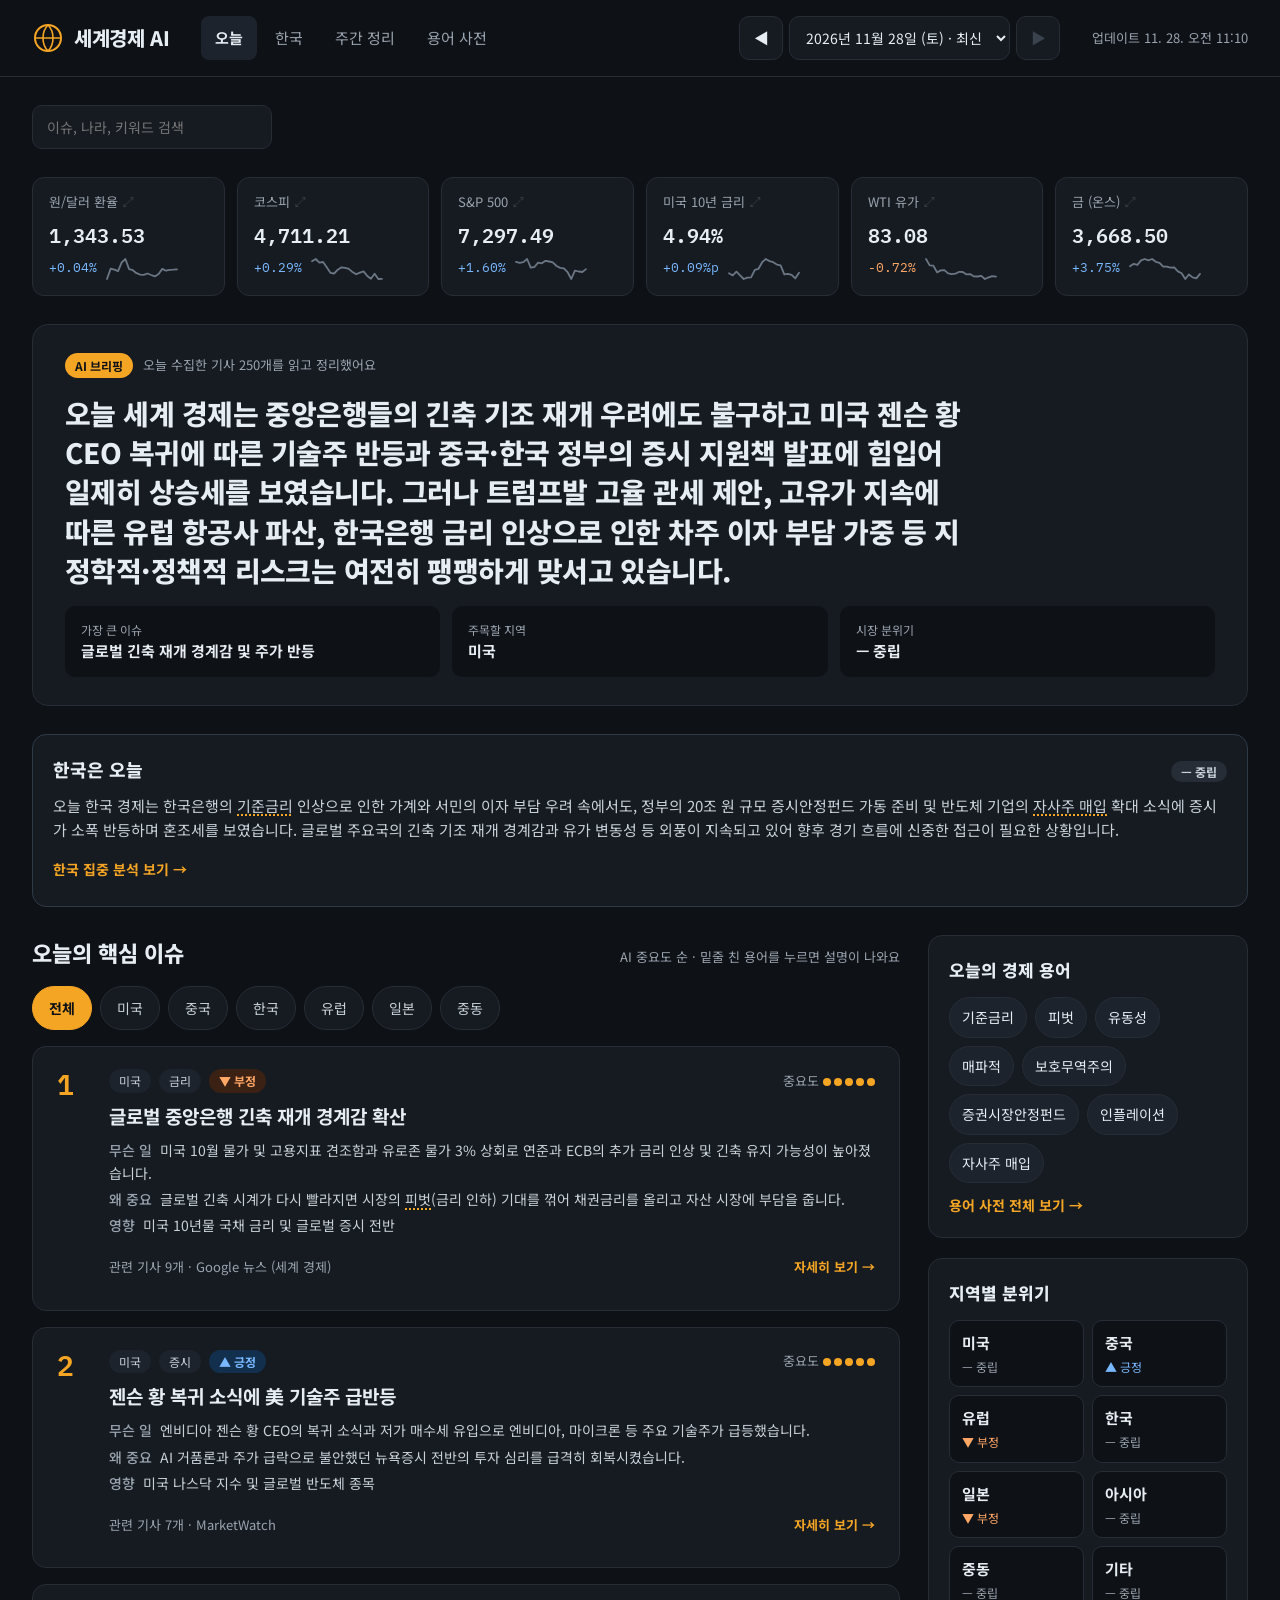
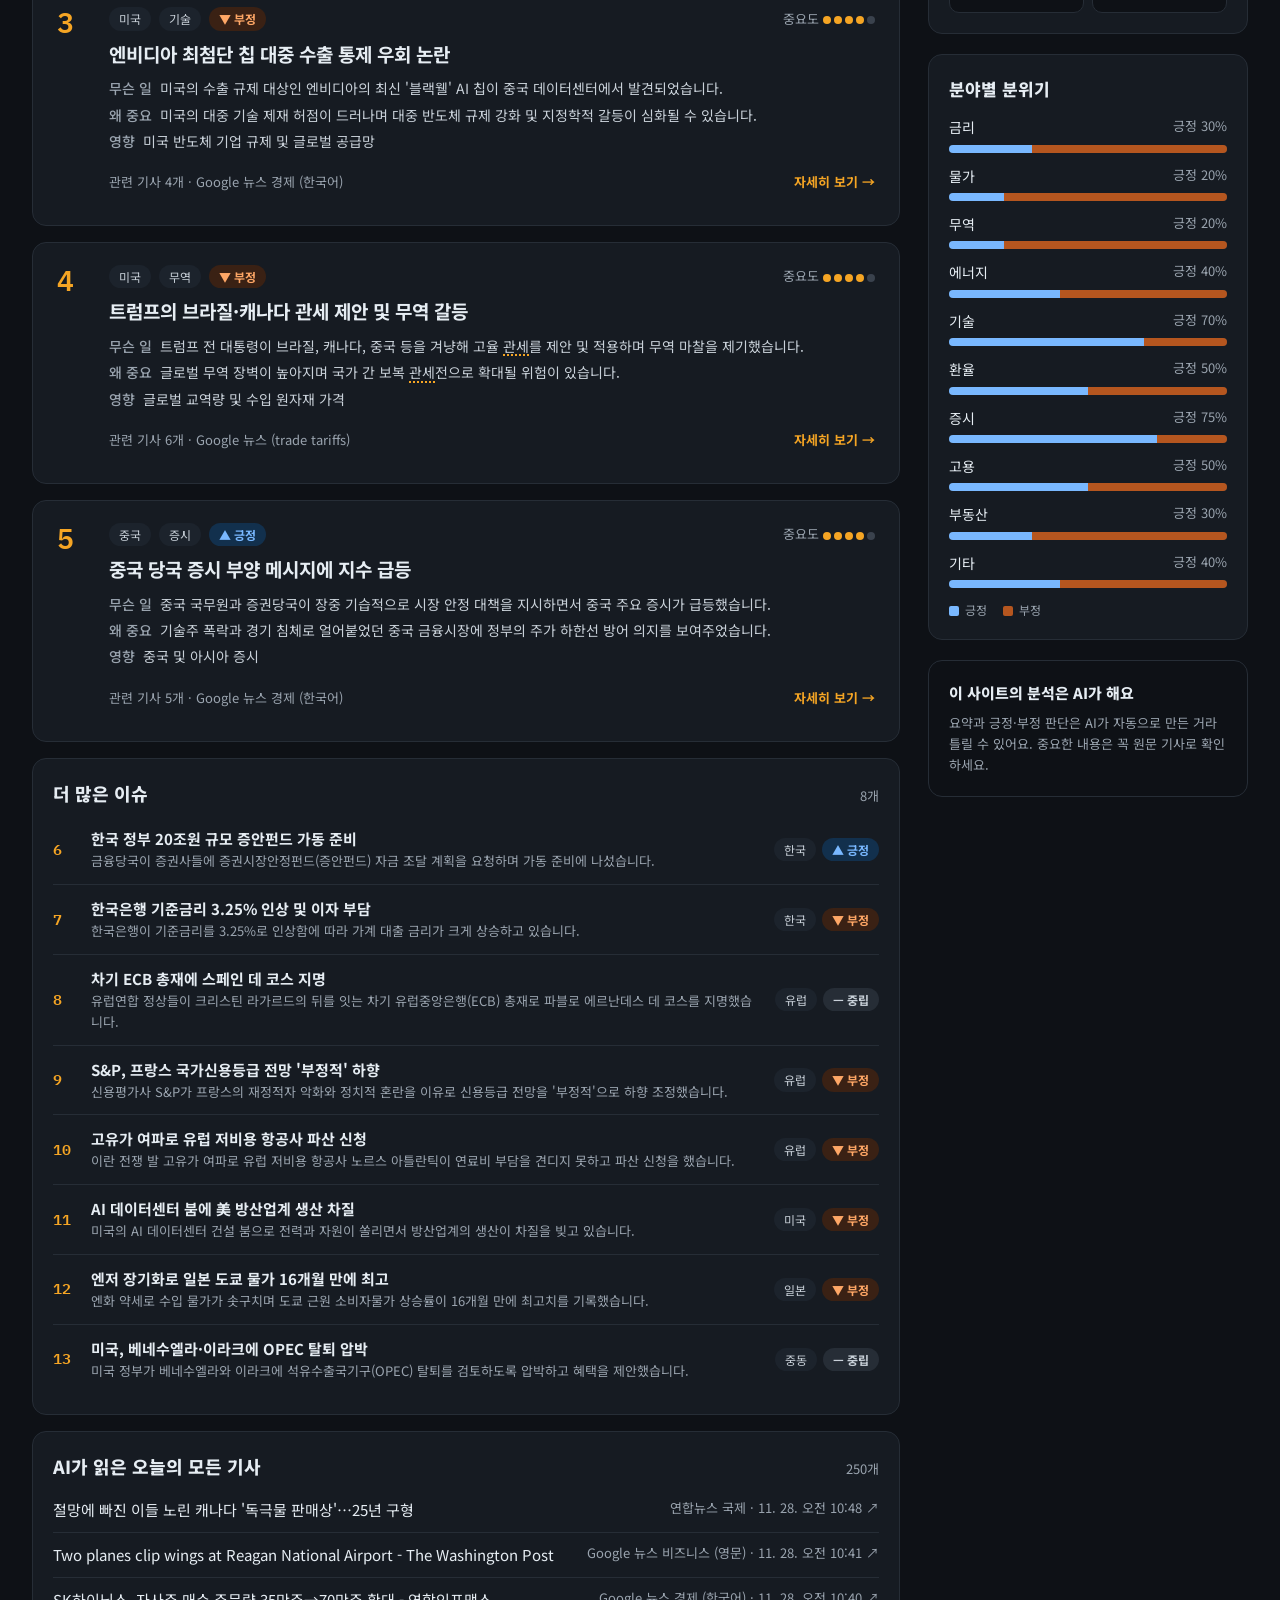
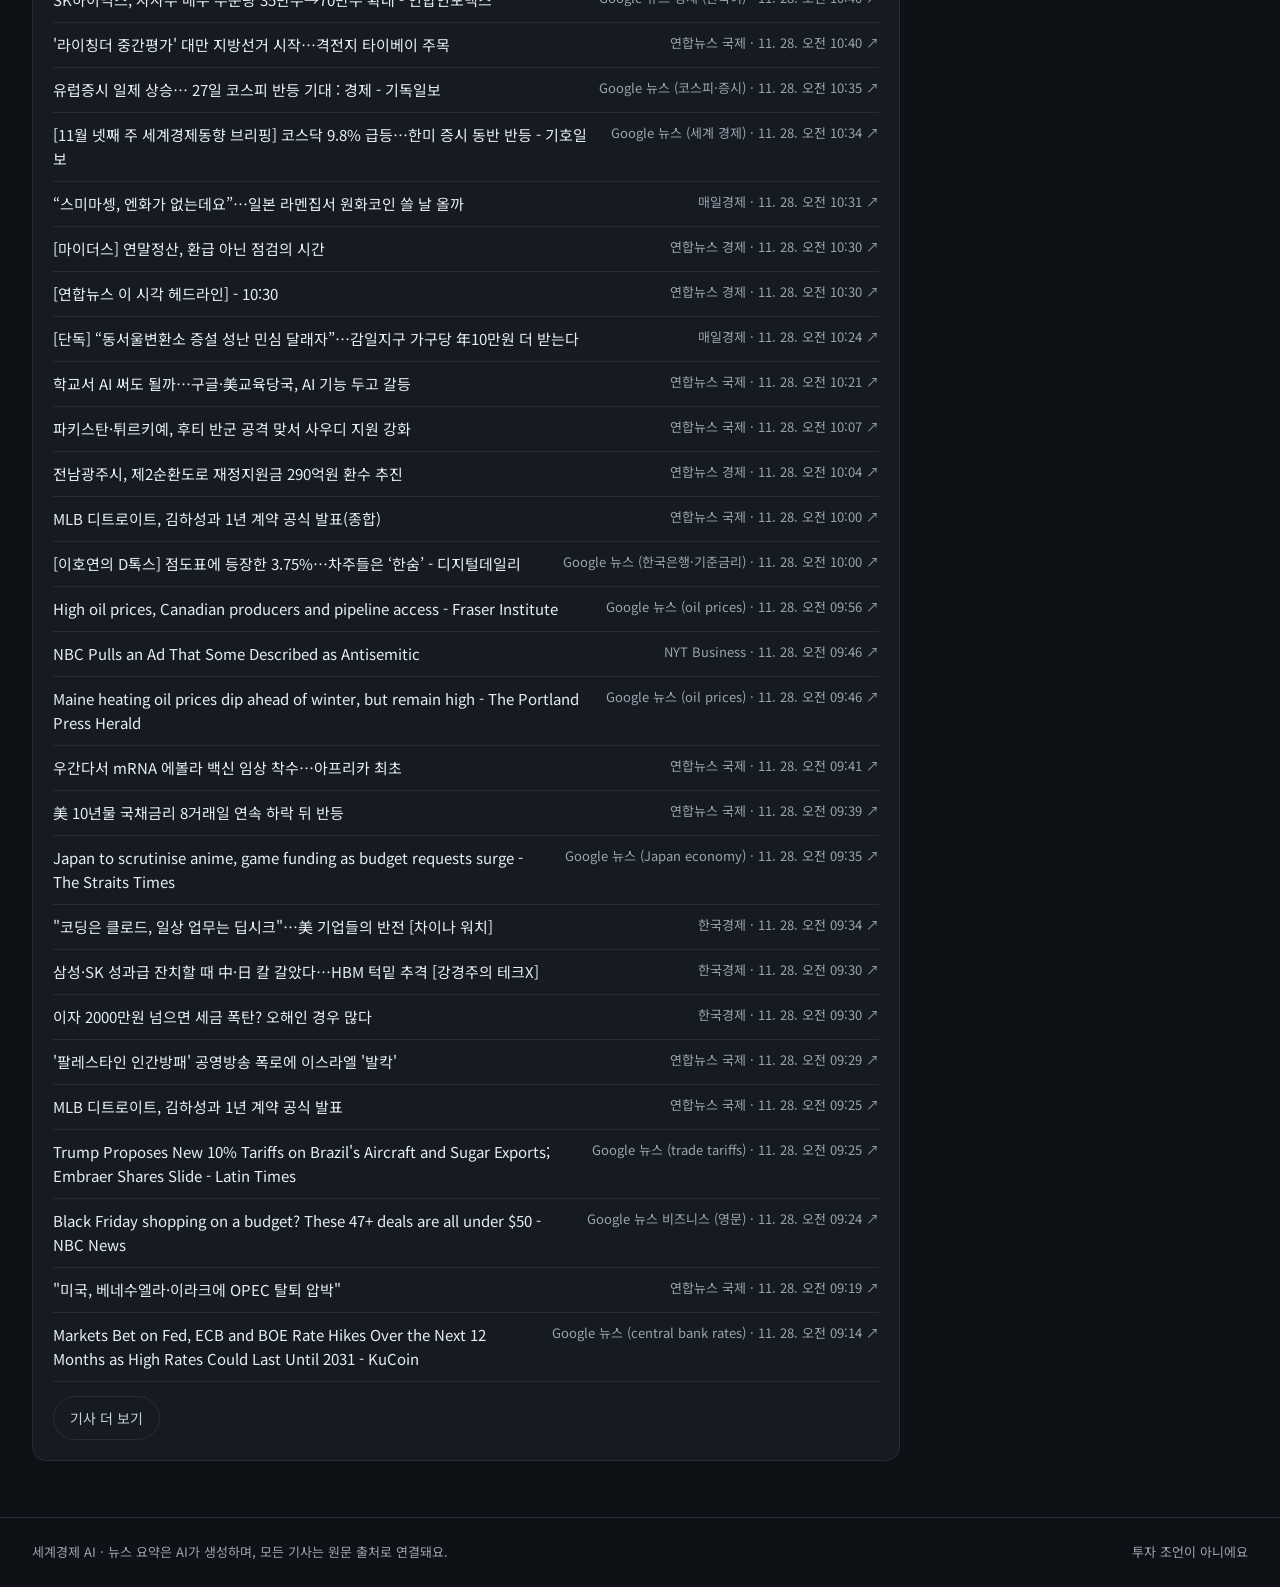
<file: site/index.html>
<!doctype html>
<html lang="ko">
<head>
<meta charset="utf-8">
<meta name="viewport" content="width=device-width, initial-scale=1, viewport-fit=cover">
<title>세계경제 AI — 오늘의 세계 경제</title>
<meta name="description" content="AI가 매일 세계 경제 뉴스를 읽고 정리하는 대시보드">
<meta name="theme-color" content="#0E1116">
<link rel="manifest" href="manifest.webmanifest">
<link rel="icon" href="icons/icon-192.png" type="image/png">
<link rel="apple-touch-icon" href="icons/apple-touch-icon.png">
<meta name="apple-mobile-web-app-capable" content="yes">
<meta name="apple-mobile-web-app-title" content="경제 AI">
<meta name="apple-mobile-web-app-status-bar-style" content="black-translucent">
<link rel="preconnect" href="https://fonts.googleapis.com">
<link href="https://fonts.googleapis.com/css2?family=Noto+Sans+KR:wght@400;500;700;800&family=IBM+Plex+Mono:wght@500;600&display=swap" rel="stylesheet">
<link rel="stylesheet" href="style.css">
</head>
<body>
<header data-page="home"></header>

<main class="wrap" id="app">
  <div class="notice past" data-past hidden><b>지난 기록</b><span></span><a href="index.html">최신으로 가기 →</a></div>
  <div class="notice" data-sample hidden><b>샘플</b><span>지금은 테스트용 샘플 데이터예요. 진짜로 실행하면 AI가 수집한 내용으로 바뀌어요.</span></div>

  <label for="q" class="sr">이슈 검색</label>
  <input id="q" type="search" class="search-main" placeholder="이슈, 나라, 키워드 검색">

  <section id="tickers" class="tickers" aria-label="주요 경제 지표 (누르면 큰 그래프)"></section>

  <section class="box brief" aria-labelledby="brief-h">
    <div style="display:flex;align-items:center;gap:10px;flex-wrap:wrap">
      <span class="badge">AI 브리핑</span><span class="small" id="brief-count"></span>
    </div>
    <h1 id="brief-h"></h1>
    <div class="facts">
      <div class="fact"><span>가장 큰 이슈</span><b id="brief-top"></b></div>
      <div class="fact"><span>주목할 지역</span><b id="brief-region"></b></div>
      <div class="fact"><span>시장 분위기</span><b id="brief-mood"></b></div>
    </div>
  </section>

  <section class="box korea-brief" id="korea-brief" aria-labelledby="kb-h" hidden>
    <div class="section-head"><h2 id="kb-h">한국은 오늘</h2><span data-k-mood></span></div>
    <p data-k-summary></p>
    <a href="korea.html" class="more-link">한국 집중 분석 보기 →</a>
  </section>

  <div class="columns">
    <section class="main-col" aria-labelledby="top-h">
      <div class="section-head"><h2 id="top-h">오늘의 핵심 이슈</h2><span class="small">AI 중요도 순 · 밑줄 친 용어를 누르면 설명이 나와요</span></div>
      <div class="chips" id="chips" role="group" aria-label="지역 필터"></div>
      <div id="issues" style="display:flex;flex-direction:column;gap:16px"></div>

      <div id="more-wrap" class="box" hidden>
        <div class="section-head" style="margin-bottom:8px"><h2 style="font-size:18px">더 많은 이슈</h2><span class="small" id="more-count"></span></div>
        <ul class="more-list" id="more"></ul>
      </div>

      <section class="box" aria-labelledby="all-h">
        <div class="section-head" style="margin-bottom:8px">
          <h2 id="all-h" style="font-size:18px">AI가 읽은 오늘의 모든 기사</h2>
          <span class="small" id="all-count"></span>
        </div>
        <ul class="src-list" id="all"></ul>
        <button type="button" class="chip-btn" id="all-more" style="margin-top:14px" hidden>기사 더 보기</button>
      </section>
    </section>

    <aside class="side-col">
      <section class="box" id="today-terms" aria-labelledby="tt-h" hidden>
        <h2 id="tt-h">오늘의 경제 용어</h2>
        <div class="term-chips"></div>
        <a href="glossary.html" class="more-link">용어 사전 전체 보기 →</a>
      </section>
      <section class="box" aria-labelledby="regions-h">
        <h2 id="regions-h">지역별 분위기</h2>
        <div class="region-grid" id="regions"></div>
      </section>
      <section class="box" aria-labelledby="sectors-h">
        <h2 id="sectors-h">분야별 분위기</h2>
        <div id="sectors"></div>
        <div class="legend"><span class="lp">긍정</span><span class="ln">부정</span></div>
      </section>
      <section class="disclaimer" aria-labelledby="ai-h">
        <h2 id="ai-h">이 사이트의 분석은 AI가 해요</h2>
        <p style="margin:0">요약과 긍정·부정 판단은 AI가 자동으로 만든 거라 틀릴 수 있어요. 중요한 내용은 꼭 원문 기사로 확인하세요.</p>
      </section>
    </aside>
  </div>
</main>

<footer><div class="wrap">
  <span>세계경제 AI · 뉴스 요약은 AI가 생성하며, 모든 기사는 원문 출처로 연결돼요.</span>
  <span>투자 조언이 아니에요</span>
</div></footer>

<script src="app.js"></script>
<script>initHome();</script>
</body>
</html>
</file>
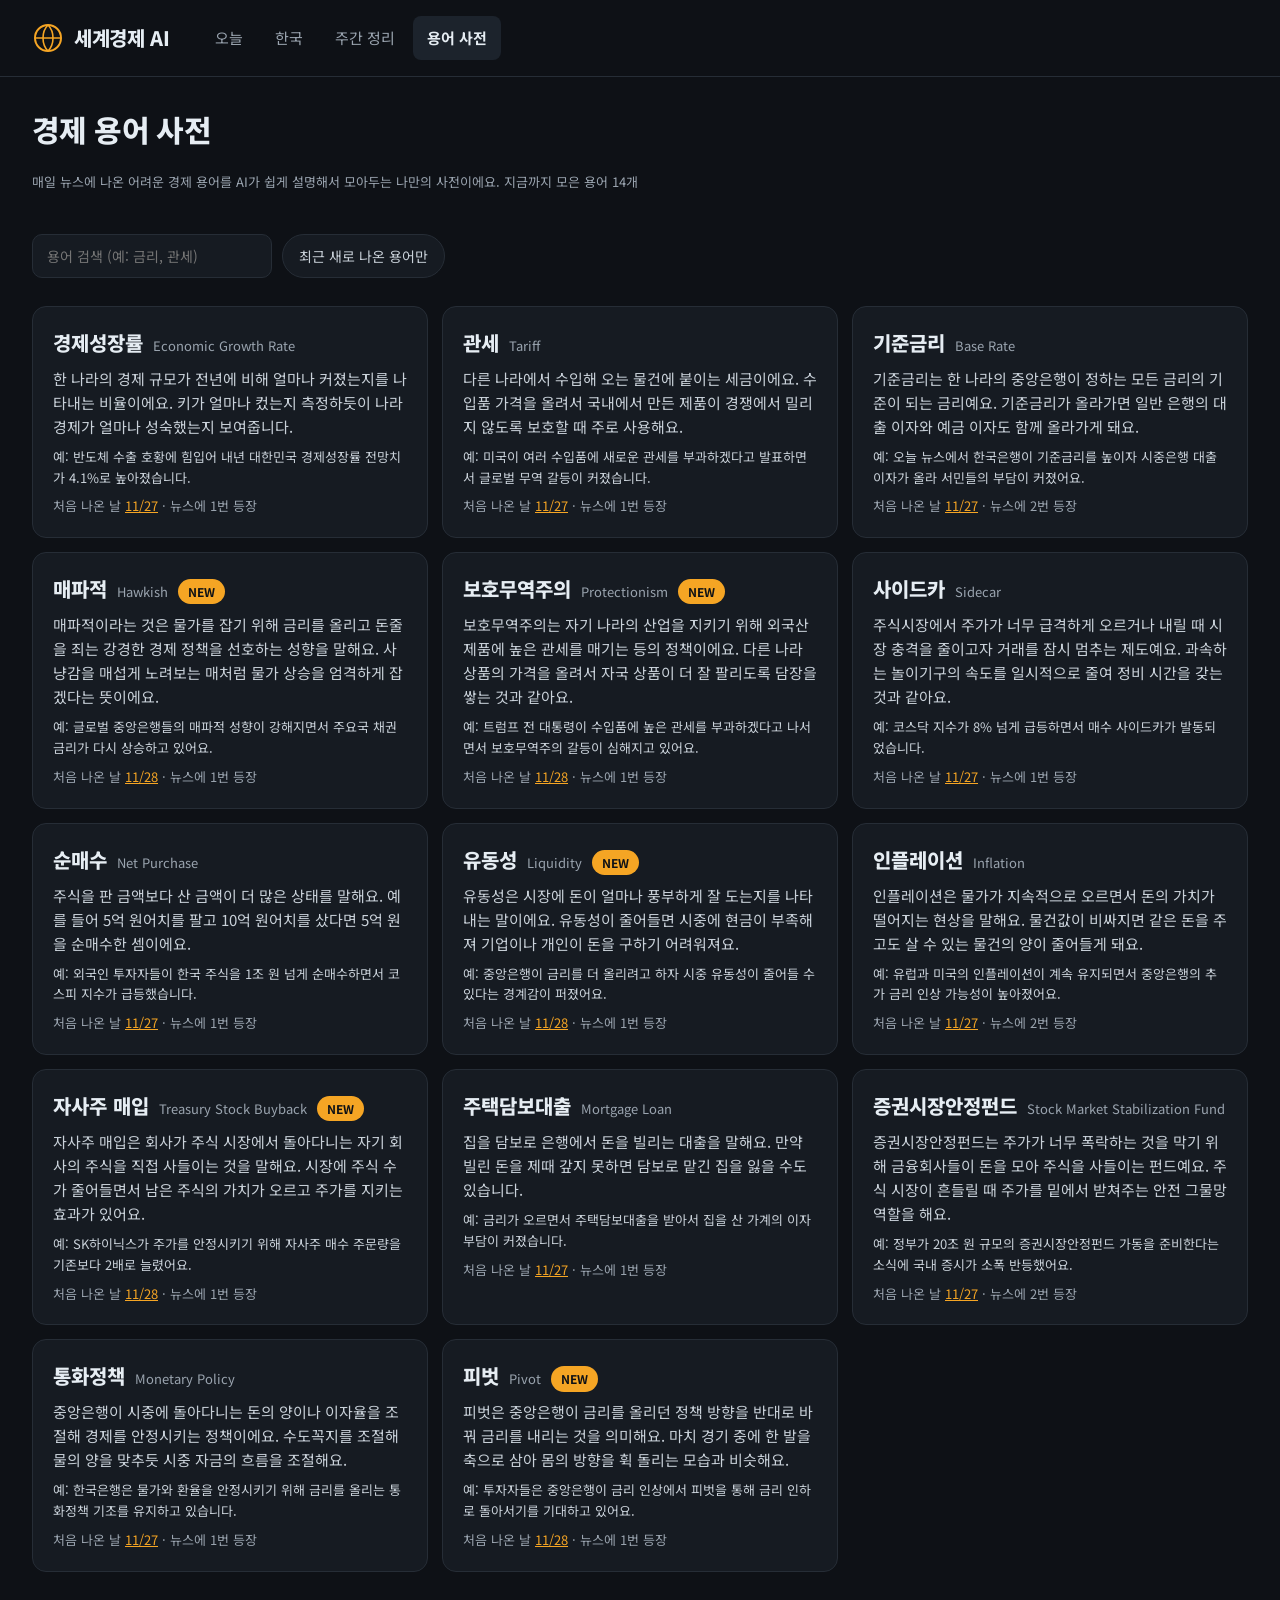
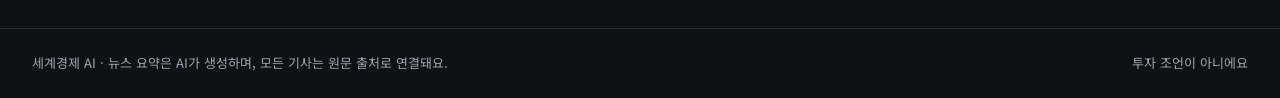
<file: site/glossary.html>
<!doctype html>
<html lang="ko">
<head>
<meta charset="utf-8">
<meta name="viewport" content="width=device-width, initial-scale=1, viewport-fit=cover">
<title>경제 용어 사전 — 세계경제 AI</title>
<meta name="description" content="AI가 매일 세계 경제 뉴스를 읽고 정리하는 대시보드">
<meta name="theme-color" content="#0E1116">
<link rel="manifest" href="manifest.webmanifest">
<link rel="icon" href="icons/icon-192.png" type="image/png">
<link rel="apple-touch-icon" href="icons/apple-touch-icon.png">
<meta name="apple-mobile-web-app-capable" content="yes">
<meta name="apple-mobile-web-app-title" content="경제 AI">
<meta name="apple-mobile-web-app-status-bar-style" content="black-translucent">
<link rel="preconnect" href="https://fonts.googleapis.com">
<link href="https://fonts.googleapis.com/css2?family=Noto+Sans+KR:wght@400;500;700;800&family=IBM+Plex+Mono:wght@500;600&display=swap" rel="stylesheet">
<link rel="stylesheet" href="style.css">
</head>
<body>
<header data-page="glossary"></header>

<main class="wrap" id="app">

  <div class="page-head">
    <h1>경제 용어 사전</h1>
    <p class="small">매일 뉴스에 나온 어려운 경제 용어를 AI가 쉽게 설명해서 모아두는 나만의 사전이에요. <span id="g-count"></span></p>
  </div>
  <div class="g-tools">
    <label for="g-q" class="sr">용어 검색</label>
    <input id="g-q" type="search" class="search-main" placeholder="용어 검색 (예: 금리, 관세)">
    <button type="button" class="chip-btn" id="g-new" aria-pressed="false">최근 새로 나온 용어만</button>
  </div>
  <div id="g-list" class="g-list"></div>
</main>

<footer><div class="wrap">
  <span>세계경제 AI · 뉴스 요약은 AI가 생성하며, 모든 기사는 원문 출처로 연결돼요.</span>
  <span>투자 조언이 아니에요</span>
</div></footer>

<script src="app.js"></script>
<script>initGlossary();</script>
</body>
</html>
</file>
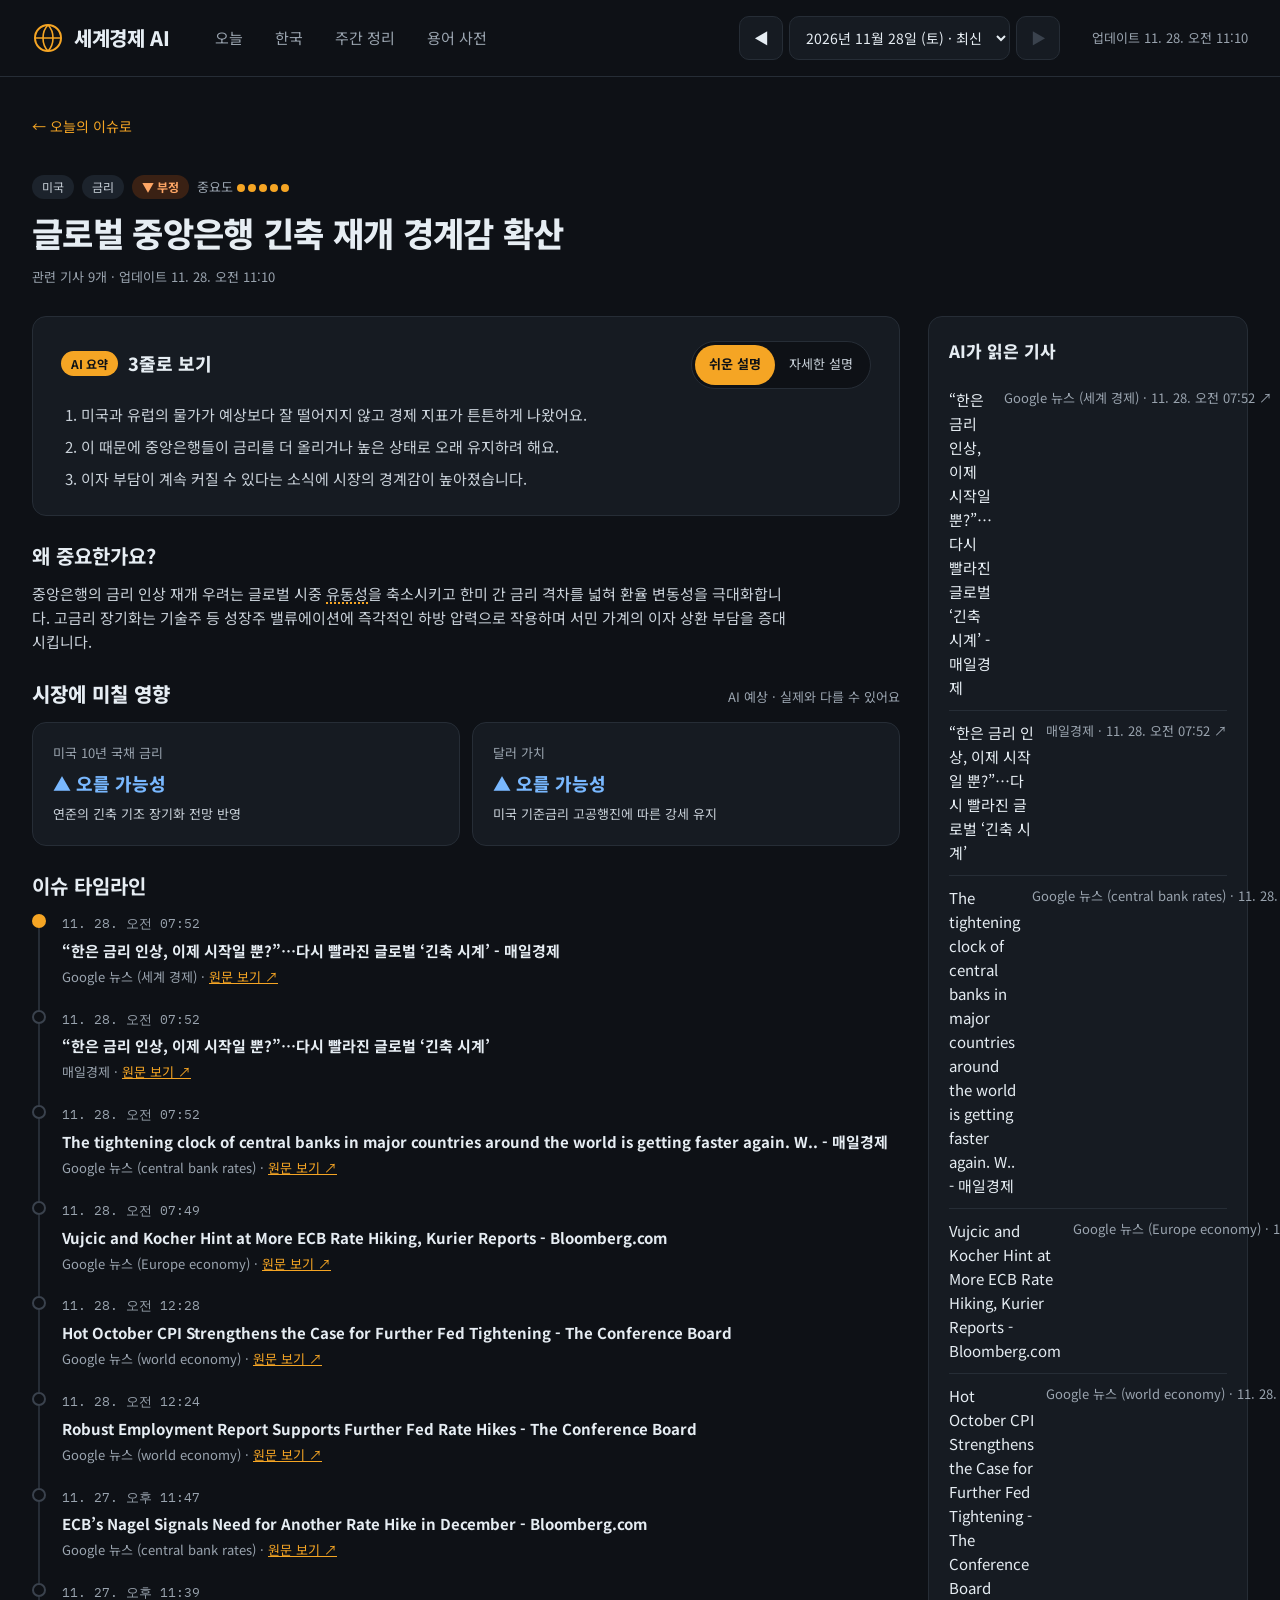
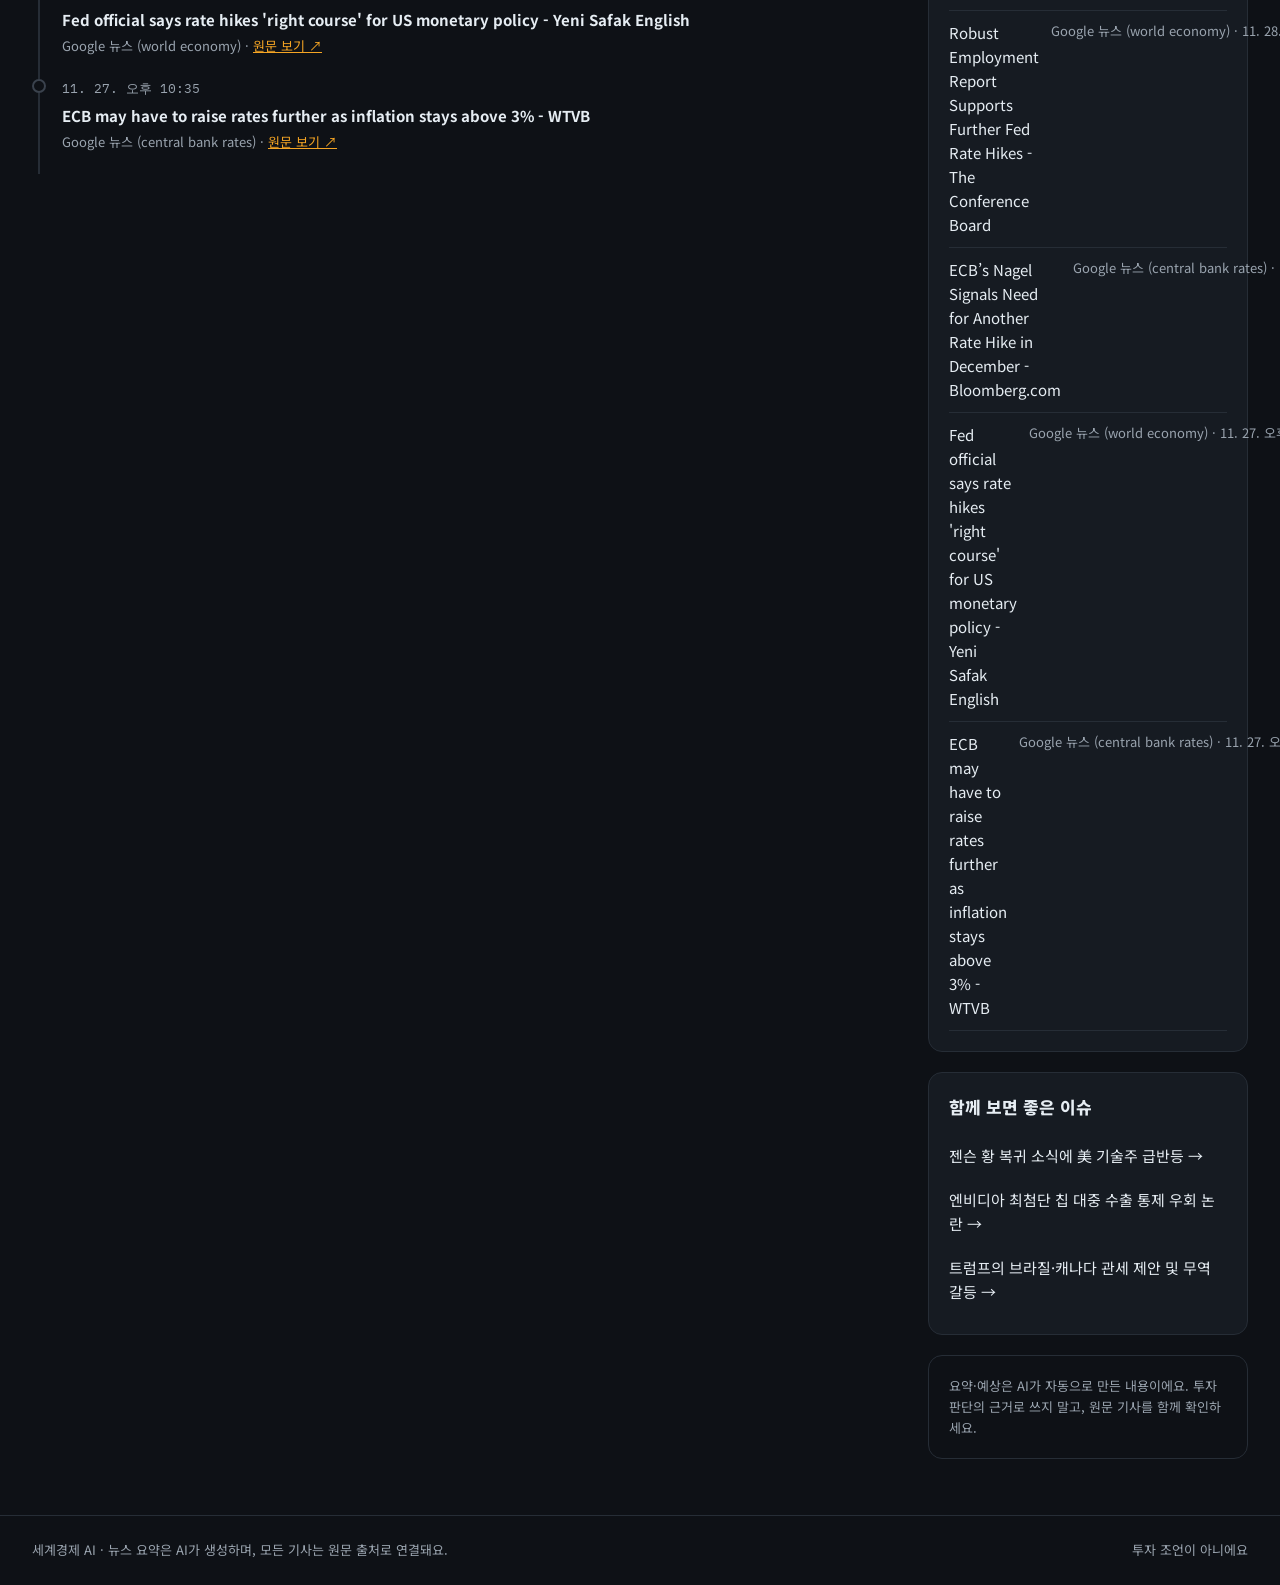
<file: site/issue.html>
<!doctype html>
<html lang="ko">
<head>
<meta charset="utf-8">
<meta name="viewport" content="width=device-width, initial-scale=1, viewport-fit=cover">
<title>이슈 상세 — 세계경제 AI</title>
<meta name="description" content="AI가 매일 세계 경제 뉴스를 읽고 정리하는 대시보드">
<meta name="theme-color" content="#0E1116">
<link rel="manifest" href="manifest.webmanifest">
<link rel="icon" href="icons/icon-192.png" type="image/png">
<link rel="apple-touch-icon" href="icons/apple-touch-icon.png">
<meta name="apple-mobile-web-app-capable" content="yes">
<meta name="apple-mobile-web-app-title" content="경제 AI">
<meta name="apple-mobile-web-app-status-bar-style" content="black-translucent">
<link rel="preconnect" href="https://fonts.googleapis.com">
<link href="https://fonts.googleapis.com/css2?family=Noto+Sans+KR:wght@400;500;700;800&family=IBM+Plex+Mono:wght@500;600&display=swap" rel="stylesheet">
<link rel="stylesheet" href="style.css">
</head>
<body>
<header data-page="issue"></header>

<main class="wrap" id="app">
  <a href="index.html" class="back" data-keep-date>← 오늘의 이슈로</a>
  <div class="notice past" data-past hidden><b>지난 기록</b><span></span><a href="index.html">최신으로 가기 →</a></div>
  <div class="notice" data-sample hidden><b>샘플</b><span>지금은 테스트용 샘플 데이터예요. 진짜로 실행하면 AI가 수집한 내용으로 바뀌어요.</span></div>

  <div style="display:flex;flex-direction:column;gap:12px">
    <div id="tags" style="display:flex;flex-wrap:wrap;gap:8px;align-items:center"></div>
    <h1 id="title" class="detail-title"></h1>
    <p id="meta" class="small" style="margin:0"></p>
  </div>

  <div class="columns">
    <div class="main-col" style="gap:24px">
      <section class="box summary" aria-labelledby="sum-h" style="padding:24px 28px;display:flex;flex-direction:column;gap:14px">
        <div class="section-head">
          <h2 id="sum-h" style="font-size:18px;display:flex;align-items:center;gap:10px"><span class="badge">AI 요약</span>3줄로 보기</h2>
          <div class="toggle" id="toggle" role="group" aria-label="설명 난이도">
            <button type="button" data-mode="easy" aria-pressed="true">쉬운 설명</button>
            <button type="button" data-mode="pro" aria-pressed="false">자세한 설명</button>
          </div>
        </div>
        <ol id="lines"></ol>
      </section>

      <section class="box korea-brief" id="to-korea" aria-labelledby="tk-h" hidden>
        <div class="section-head"><h2 id="tk-h">한국에는 어떤 영향?</h2><span data-impact></span></div>
        <p></p>
      </section>

      <section aria-labelledby="why-h" style="display:flex;flex-direction:column;gap:10px">
        <h2 id="why-h" style="font-size:20px">왜 중요한가요?</h2>
        <p id="why" style="margin:0;color:var(--text-2);max-width:760px"></p>
      </section>

      <section aria-labelledby="mkt-h" style="display:flex;flex-direction:column;gap:12px">
        <div class="section-head"><h2 id="mkt-h" style="font-size:20px">시장에 미칠 영향</h2><span class="small">AI 예상 · 실제와 다를 수 있어요</span></div>
        <div class="effects" id="effects"></div>
      </section>

      <section aria-labelledby="tl-h" style="display:flex;flex-direction:column;gap:12px">
        <h2 id="tl-h" style="font-size:20px">이슈 타임라인</h2>
        <ol class="timeline" id="timeline"></ol>
      </section>
    </div>

    <aside class="side-col">
      <section class="box" aria-labelledby="src-h">
        <h2 id="src-h">AI가 읽은 기사</h2>
        <ul class="src-list" id="sources"></ul>
      </section>
      <section class="box" aria-labelledby="rel-h">
        <h2 id="rel-h">함께 보면 좋은 이슈</h2>
        <div id="related"></div>
      </section>
      <section class="disclaimer">
        <p style="margin:0">요약·예상은 AI가 자동으로 만든 내용이에요. 투자 판단의 근거로 쓰지 말고, 원문 기사를 함께 확인하세요.</p>
      </section>
    </aside>
  </div>
</main>

<footer><div class="wrap">
  <span>세계경제 AI · 뉴스 요약은 AI가 생성하며, 모든 기사는 원문 출처로 연결돼요.</span>
  <span>투자 조언이 아니에요</span>
</div></footer>

<script src="app.js"></script>
<script>initIssue();</script>
</body>
</html>
</file>
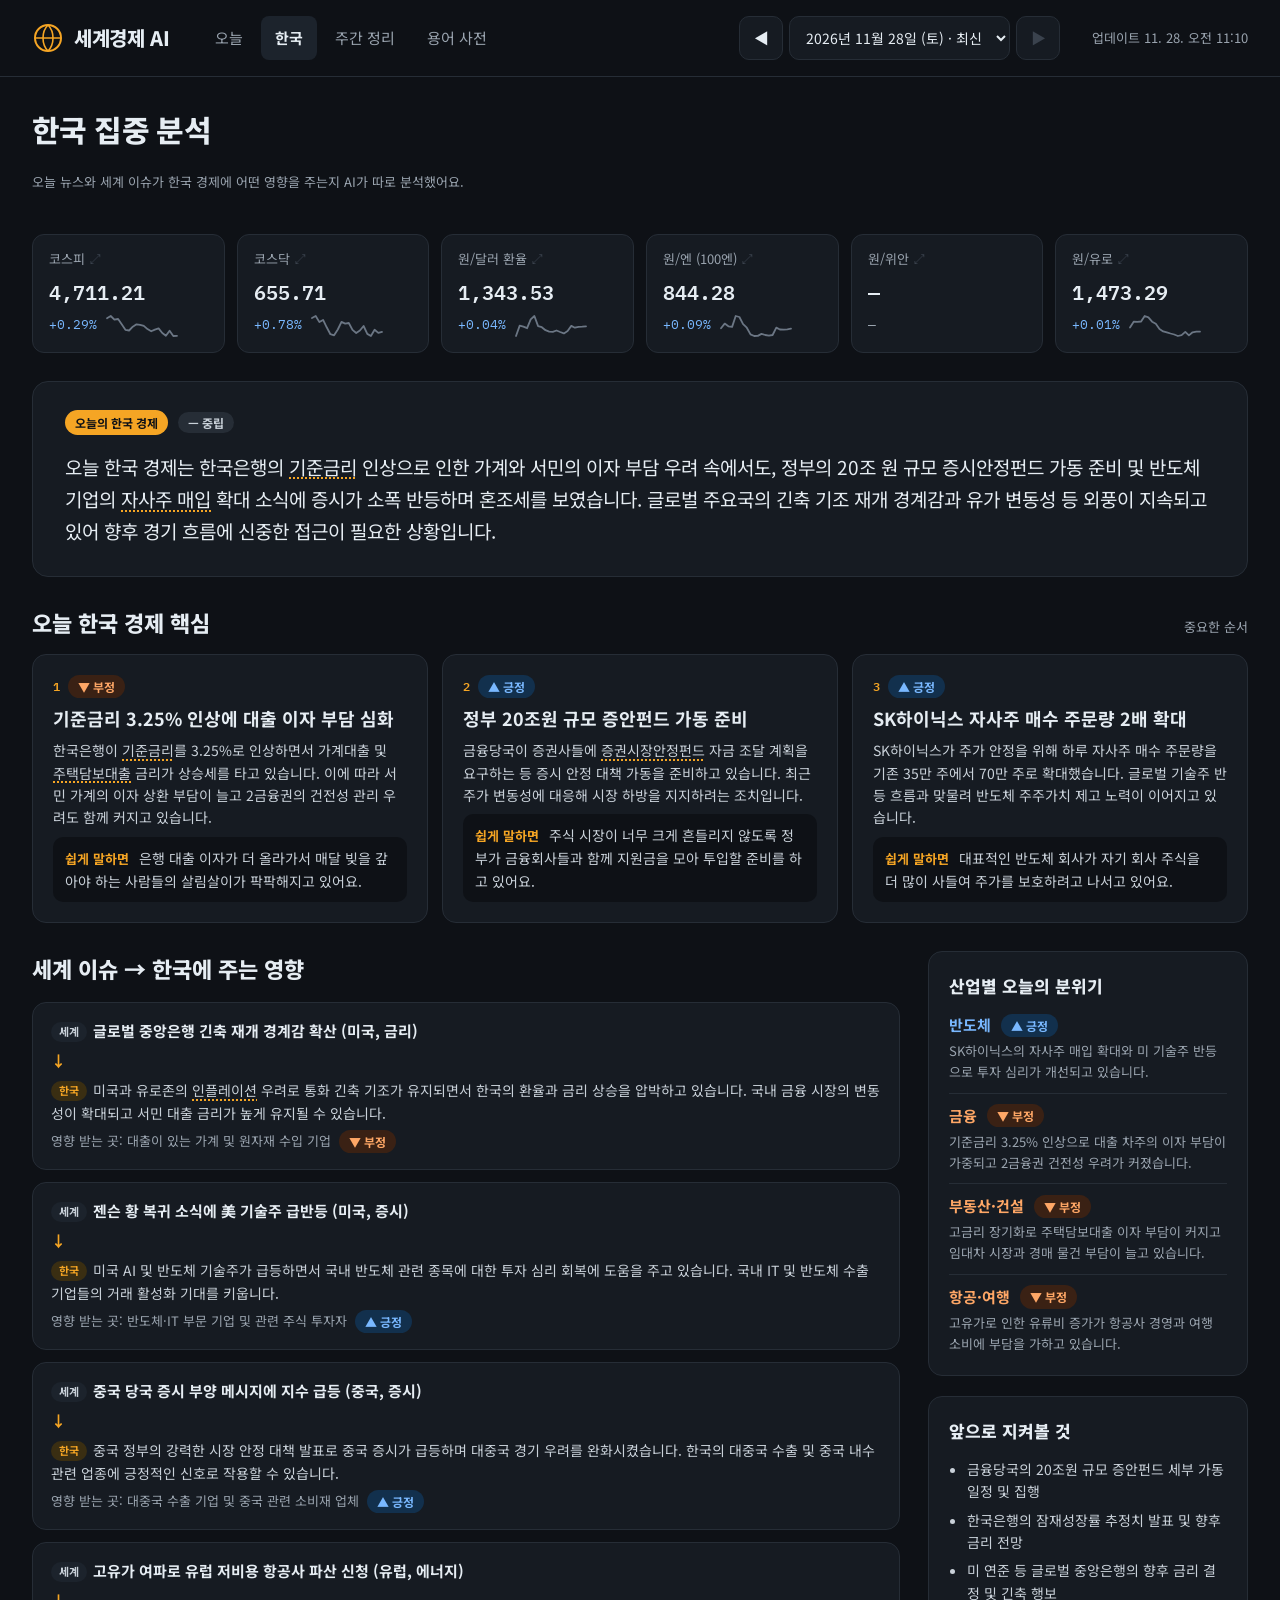
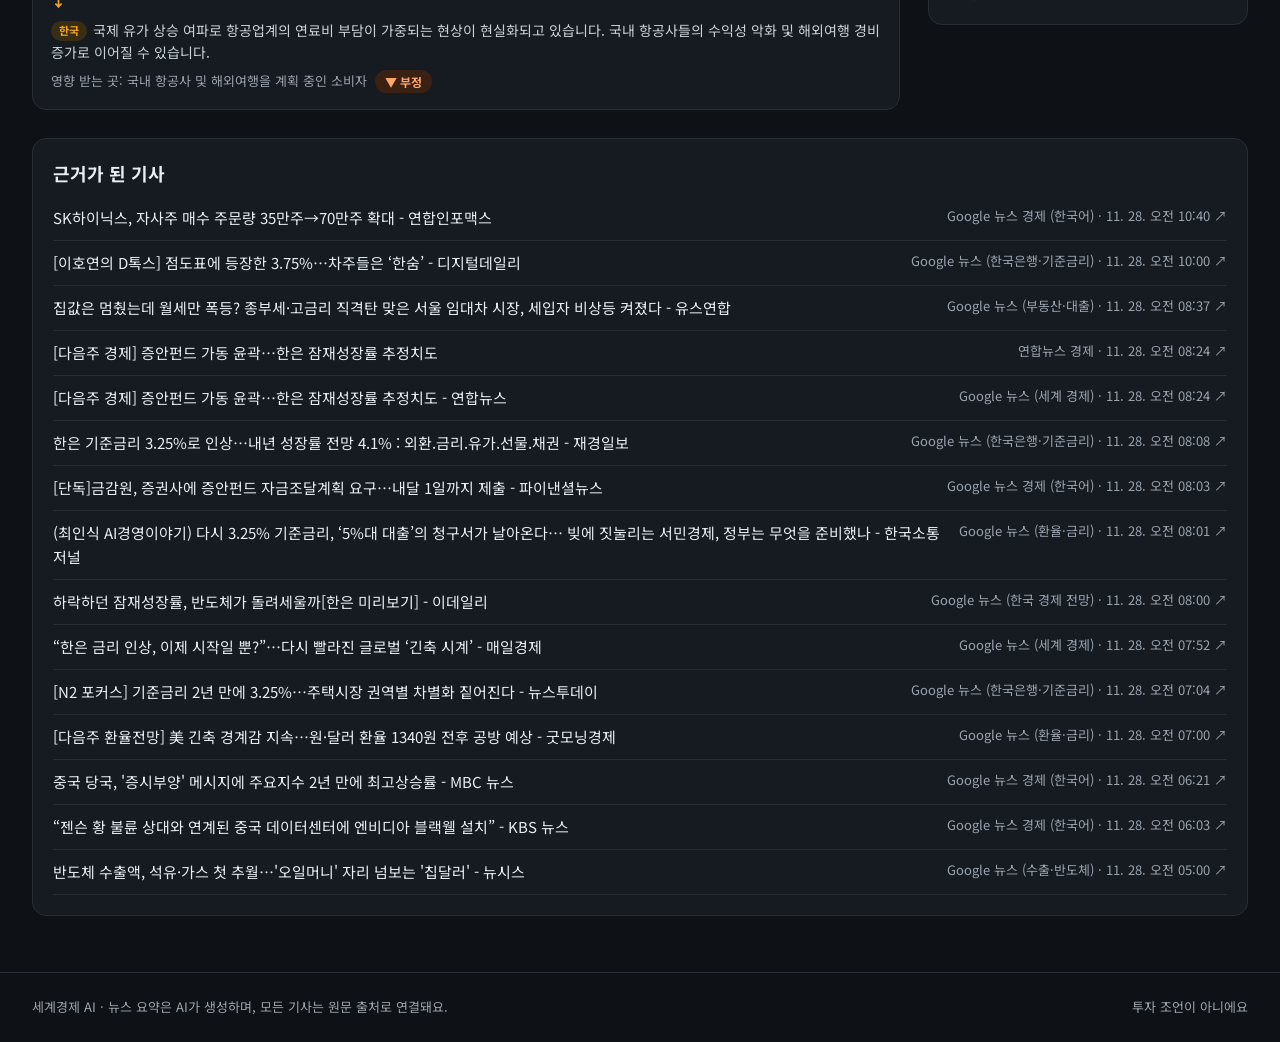
<file: site/korea.html>
<!doctype html>
<html lang="ko">
<head>
<meta charset="utf-8">
<meta name="viewport" content="width=device-width, initial-scale=1, viewport-fit=cover">
<title>한국 집중 분석 — 세계경제 AI</title>
<meta name="description" content="AI가 매일 세계 경제 뉴스를 읽고 정리하는 대시보드">
<meta name="theme-color" content="#0E1116">
<link rel="manifest" href="manifest.webmanifest">
<link rel="icon" href="icons/icon-192.png" type="image/png">
<link rel="apple-touch-icon" href="icons/apple-touch-icon.png">
<meta name="apple-mobile-web-app-capable" content="yes">
<meta name="apple-mobile-web-app-title" content="경제 AI">
<meta name="apple-mobile-web-app-status-bar-style" content="black-translucent">
<link rel="preconnect" href="https://fonts.googleapis.com">
<link href="https://fonts.googleapis.com/css2?family=Noto+Sans+KR:wght@400;500;700;800&family=IBM+Plex+Mono:wght@500;600&display=swap" rel="stylesheet">
<link rel="stylesheet" href="style.css">
</head>
<body>
<header data-page="korea"></header>

<main class="wrap" id="app">
  <div class="notice past" data-past hidden><b>지난 기록</b><span></span><a href="index.html">최신으로 가기 →</a></div>
  <div class="notice" data-sample hidden><b>샘플</b><span>지금은 테스트용 샘플 데이터예요. 진짜로 실행하면 AI가 수집한 내용으로 바뀌어요.</span></div>

  <div class="page-head">
    <h1>한국 집중 분석</h1>
    <p class="small">오늘 뉴스와 세계 이슈가 한국 경제에 어떤 영향을 주는지 AI가 따로 분석했어요.</p>
  </div>

  <section id="tickers" class="tickers" aria-label="한국 경제 지표 (누르면 큰 그래프)"></section>

  <div id="korea-body" style="display:flex;flex-direction:column;gap:28px">
    <section class="box brief" aria-labelledby="ks-h">
      <div style="display:flex;align-items:center;gap:10px;flex-wrap:wrap"><span class="badge">오늘의 한국 경제</span><span id="k-mood"></span></div>
      <h2 id="ks-h" class="sr">한국 경제 요약</h2>
      <p id="k-summary" class="lead"></p>
    </section>

    <section aria-labelledby="kp-h" style="display:flex;flex-direction:column;gap:14px">
      <div class="section-head"><h2 id="kp-h">오늘 한국 경제 핵심</h2><span class="small">중요한 순서</span></div>
      <div id="k-points" class="kpoints"></div>
    </section>

    <div class="columns">
      <section class="main-col" aria-labelledby="kw-h">
        <div class="section-head"><h2 id="kw-h">세계 이슈 → 한국에 주는 영향</h2></div>
        <ul id="k-world" class="w2k-list"></ul>
      </section>
      <aside class="side-col">
        <section class="box" aria-labelledby="ksec-h">
          <h2 id="ksec-h">산업별 오늘의 분위기</h2>
          <div id="k-sectors" class="ksectors"></div>
        </section>
        <section class="box" aria-labelledby="kwatch-h">
          <h2 id="kwatch-h">앞으로 지켜볼 것</h2>
          <ul id="k-watch" class="watch"></ul>
        </section>
      </aside>
    </div>

    <section class="box" aria-labelledby="ka-h">
      <h2 id="ka-h" style="font-size:18px;margin-bottom:8px">근거가 된 기사</h2>
      <ul class="src-list" id="k-articles"></ul>
    </section>
  </div>
</main>

<footer><div class="wrap">
  <span>세계경제 AI · 뉴스 요약은 AI가 생성하며, 모든 기사는 원문 출처로 연결돼요.</span>
  <span>투자 조언이 아니에요</span>
</div></footer>

<script src="app.js"></script>
<script>initKorea();</script>
</body>
</html>
</file>
<file: site/style.css>
/* 세계경제 AI — 어두운 대시보드 디자인 (첫 번째 시안) */
:root {
  --bg: #0E1116;
  --surface: #161B22;
  --chip: #1C232C;
  --line: #262D36;
  --line-strong: #3A424D;
  --text: #E6EDF3;
  --text-2: #C9D1D9;
  --muted: #9AA4AF;
  --accent: #F5A524;
  --pos: #79B8FF;
  --pos-bg: #12304D;
  --neg: #FFA766;
  --neg-bg: #3A2114;
}
* { box-sizing: border-box; }
[hidden] { display: none !important; }
body {
  margin: 0; background: var(--bg); color: var(--text);
  font-family: 'Noto Sans KR', system-ui, sans-serif; font-size: 15px; line-height: 1.6;
}
a { color: var(--accent); }
a:hover { color: #FFC861; }
.mono { font-family: 'IBM Plex Mono', ui-monospace, monospace; }
.sr { position: absolute; width: 1px; height: 1px; overflow: hidden; clip: rect(0 0 0 0); white-space: nowrap; }
.wrap { max-width: 1280px; margin: 0 auto; padding: 0 32px; }
@media (max-width: 640px) { .wrap { padding: 0 16px; } }

/* 머리글 */
header.top { border-bottom: 1px solid var(--line); }
header.top .wrap { padding-top: 16px; padding-bottom: 16px; display: flex; flex-wrap: wrap; align-items: center; gap: 16px 32px; }
.logo { display: flex; align-items: center; gap: 10px; color: var(--text); text-decoration: none; font-weight: 800; font-size: 20px; letter-spacing: -0.02em; }
nav.menu { display: flex; flex-wrap: wrap; gap: 4px; }
nav.menu a { padding: 10px 14px; border-radius: 8px; color: var(--muted); text-decoration: none; }
nav.menu a[aria-current="page"] { background: var(--chip); color: var(--text); font-weight: 700; }
.spacer { flex: 1 1 120px; }
.updated { font-size: 13px; color: var(--muted); }
input[type="search"] {
  width: 240px; max-width: 100%; height: 44px; padding: 0 14px; border-radius: 10px;
  border: 1px solid var(--line); background: var(--surface); color: var(--text); font: inherit; font-size: 14px;
}

main { padding-top: 28px; padding-bottom: 56px; display: flex; flex-direction: column; gap: 28px; }
.notice { display: flex; gap: 10px; padding: 10px 14px; border: 1px dashed var(--line-strong); border-radius: 10px; color: var(--muted); font-size: 13px; }
.notice b { color: var(--accent); white-space: nowrap; }

/* 지표 */
.tickers { display: grid; grid-template-columns: repeat(auto-fit, minmax(150px, 1fr)); gap: 12px; }
.ticker { background: var(--surface); border: 1px solid var(--line); border-radius: 12px; padding: 14px 16px; display: flex; flex-direction: column; gap: 6px; }
.ticker .name { font-size: 13px; color: var(--muted); }
.ticker .value { font-size: 20px; font-weight: 600; }
.ticker .row { display: flex; align-items: center; justify-content: space-between; gap: 8px; font-size: 13px; }
.up { color: var(--pos); } .down { color: var(--neg); } .flat { color: var(--muted); }

/* 공통 상자 */
.box { background: var(--surface); border: 1px solid var(--line); border-radius: 14px; padding: 20px; }
.badge { font-size: 12px; font-weight: 700; color: var(--bg); background: var(--accent); padding: 3px 10px; border-radius: 999px; }
h1, h2, h3 { margin: 0; }
.brief { border-radius: 16px; padding: 28px 32px; display: flex; flex-direction: column; gap: 16px; }
.brief h1 { font-size: 28px; line-height: 1.4; font-weight: 800; letter-spacing: -0.02em; max-width: 900px; }
.brief .facts { display: grid; grid-template-columns: repeat(auto-fit, minmax(220px, 1fr)); gap: 12px; }
.brief .fact { background: var(--bg); border-radius: 10px; padding: 14px 16px; }
.brief .fact span { display: block; font-size: 12px; color: var(--muted); }
.brief .fact b { font-weight: 700; }

.columns { display: flex; flex-wrap: wrap; gap: 28px; align-items: flex-start; }
.main-col { flex: 999 1 560px; min-width: 0; display: flex; flex-direction: column; gap: 16px; }
.side-col { flex: 1 1 320px; min-width: 0; display: flex; flex-direction: column; gap: 20px; }
.section-head { display: flex; align-items: baseline; justify-content: space-between; gap: 12px; flex-wrap: wrap; }
.section-head h2 { font-size: 22px; font-weight: 800; }
.small { font-size: 13px; color: var(--muted); }

/* 칩 */
.chips { display: flex; flex-wrap: wrap; gap: 8px; }
.chip-btn {
  min-height: 44px; padding: 0 16px; border-radius: 999px; font: inherit; font-size: 14px; cursor: pointer;
  background: var(--surface); color: var(--text-2); border: 1px solid var(--line);
}
.chip-btn[aria-pressed="true"] { background: var(--accent); color: var(--bg); border-color: var(--accent); font-weight: 700; }
.tag { padding: 2px 10px; border-radius: 999px; background: var(--chip); color: var(--text-2); font-size: 12px; }
.impact { padding: 2px 10px; border-radius: 999px; font-weight: 700; font-size: 12px; }
.impact.긍정 { background: var(--pos-bg); color: var(--pos); }
.impact.부정 { background: var(--neg-bg); color: var(--neg); }
.impact.중립 { background: var(--line); color: var(--text-2); }

/* 이슈 카드 */
.issue { background: var(--surface); border: 1px solid var(--line); border-radius: 14px; padding: 22px 24px; display: flex; gap: 20px; }
.issue .rank { font-size: 28px; font-weight: 600; color: var(--accent); width: 32px; flex: none; line-height: 1.1; }
.issue .body { flex: 1; min-width: 0; display: flex; flex-direction: column; gap: 10px; }
.issue .meta { display: flex; flex-wrap: wrap; align-items: center; gap: 8px; font-size: 12px; }
.issue h3 { font-size: 19px; font-weight: 700; line-height: 1.4; }
.issue ul { margin: 0; padding: 0; list-style: none; display: flex; flex-direction: column; gap: 4px; color: var(--text-2); font-size: 14px; }
.issue ul strong { color: var(--muted); font-weight: 500; margin-right: 8px; }
.issue .foot { display: flex; flex-wrap: wrap; align-items: center; gap: 16px; font-size: 13px; color: var(--muted); }
.issue .foot a { font-weight: 700; text-decoration: none; padding: 10px 0; margin-left: auto; }
.dots { display: inline-flex; gap: 3px; vertical-align: middle; }
.dots i { width: 8px; height: 8px; border-radius: 50%; background: var(--line-strong); }
.dots i.on { background: var(--accent); }
.empty { text-align: center; color: var(--muted); padding: 32px; }

/* 사이드 */
.side-col h2 { font-size: 17px; font-weight: 800; margin-bottom: 14px; }
.region-grid { display: grid; grid-template-columns: repeat(2, minmax(0, 1fr)); gap: 8px; }
.region-btn {
  text-align: left; min-height: 64px; padding: 10px 12px; border-radius: 10px; border: 1px solid var(--line);
  background: var(--bg); color: var(--text); font: inherit; cursor: pointer; display: flex; flex-direction: column; gap: 2px;
}
.region-btn small { font-size: 12px; }
.bar { display: flex; height: 8px; border-radius: 999px; overflow: hidden; background: var(--line); }
.bar .p { background: var(--pos); } .bar .n { background: #B5561F; }
.sector { display: flex; flex-direction: column; gap: 6px; margin-bottom: 12px; }
.sector .label { display: flex; justify-content: space-between; font-size: 14px; }
.legend { display: flex; gap: 16px; font-size: 12px; color: var(--muted); }
.legend span::before { content: ""; display: inline-block; width: 10px; height: 10px; border-radius: 2px; margin-right: 6px; vertical-align: -1px; }
.legend .lp::before { background: var(--pos); } .legend .ln::before { background: #B5561F; }
.disclaimer { border: 1px solid var(--line); border-radius: 14px; padding: 20px; font-size: 13px; color: var(--muted); }
.disclaimer h2 { font-size: 15px; color: var(--text); margin-bottom: 8px; }

footer { border-top: 1px solid var(--line); }
footer .wrap { padding-top: 24px; padding-bottom: 24px; display: flex; flex-wrap: wrap; justify-content: space-between; gap: 12px; font-size: 13px; color: var(--muted); }

/* 상세 페이지 */
.back { align-self: flex-start; text-decoration: none; font-size: 14px; padding: 10px 0; }
.detail-title { font-size: 34px; line-height: 1.3; font-weight: 800; letter-spacing: -0.02em; }
.toggle { display: flex; background: var(--bg); border: 1px solid var(--line); border-radius: 999px; padding: 3px; }
.toggle button { min-height: 40px; padding: 0 14px; border-radius: 999px; border: 0; font: inherit; font-size: 13px; cursor: pointer; background: transparent; color: var(--text-2); }
.toggle button[aria-pressed="true"] { background: var(--accent); color: var(--bg); font-weight: 700; }
.summary ol { margin: 0; padding-left: 20px; display: flex; flex-direction: column; gap: 8px; color: var(--text-2); }
.effects { display: grid; grid-template-columns: repeat(auto-fit, minmax(200px, 1fr)); gap: 12px; }
.effect { display: flex; flex-direction: column; gap: 6px; }
.effect .dir { font-size: 18px; font-weight: 800; }
.timeline { margin: 0; padding: 0; list-style: none; }
.timeline li { display: flex; gap: 16px; }
.timeline .rail { display: flex; flex-direction: column; align-items: center; width: 14px; flex: none; }
.timeline .rail i { width: 14px; height: 14px; border-radius: 50%; border: 2px solid var(--line-strong); background: var(--bg); }
.timeline li:first-child .rail i { background: var(--accent); border-color: var(--accent); }
.timeline .rail span { flex: 1; width: 2px; background: var(--line); }
.timeline .item { padding-bottom: 22px; display: flex; flex-direction: column; gap: 4px; min-width: 0; }
.src-list { margin: 0; padding: 0; list-style: none; }
.src-list a { display: flex; justify-content: space-between; gap: 12px; padding: 10px 0; border-bottom: 1px solid var(--line); text-decoration: none; color: var(--text); }
.src-list a span:last-child { color: var(--muted); font-size: 13px; flex: none; }

/* 더 많은 이슈 목록 */
.more-list { margin: 0; padding: 0; list-style: none; }
.more-list a { display: flex; gap: 14px; align-items: center; padding: 12px 0; border-bottom: 1px solid var(--line); color: var(--text); text-decoration: none; }
.more-list li:last-child a { border-bottom: 0; }
.more-list .rank-s { color: var(--accent); width: 24px; flex: none; font-weight: 600; }
.more-list .t { flex: 1; min-width: 0; font-weight: 700; }
.more-list .t small { display: block; font-weight: 400; color: var(--muted); font-size: 13px; }
.more-list .meta-s { display: flex; gap: 6px; flex: none; flex-wrap: wrap; justify-content: flex-end; }

/* 날짜 고르기 */
.datenav { display: flex; align-items: center; gap: 6px; }
.datenav[hidden] { display: none; }
.dn-btn {
  width: 44px; height: 44px; border-radius: 10px; border: 1px solid var(--line); background: var(--surface);
  color: var(--text); font: inherit; cursor: pointer;
}
.dn-btn:disabled { color: var(--line-strong); cursor: default; }
.dn-select {
  height: 44px; padding: 0 12px; border-radius: 10px; border: 1px solid var(--line); background: var(--surface);
  color: var(--text); font: inherit; font-size: 14px; cursor: pointer;
}
.notice.past { border-style: solid; border-color: var(--accent); align-items: center; flex-wrap: wrap; }
.notice.past a { margin-left: auto; font-weight: 700; text-decoration: none; }

/* ───────── v3: 메뉴·새 화면·용어·그래프·앱 ───────── */
.logo span { white-space: nowrap; }
nav.menu { overflow-x: auto; scrollbar-width: none; flex-wrap: nowrap; }
nav.menu::-webkit-scrollbar { display: none; }
nav.menu a { white-space: nowrap; }
.install-btn, .search-main { font: inherit; }
.install-btn { min-height: 44px; padding: 0 14px; border-radius: 10px; border: 1px solid var(--accent); background: transparent; color: var(--accent); font-weight: 700; cursor: pointer; }
.search-main { width: 100%; max-width: 420px; height: 44px; padding: 0 14px; border-radius: 10px; border: 1px solid var(--line); background: var(--surface); color: var(--text); font-size: 15px; }
.updated { white-space: nowrap; }

button.ticker { font: inherit; color: inherit; text-align: left; cursor: pointer; width: 100%; }
button.ticker:hover { border-color: var(--line-strong); }
button.ticker:focus-visible { outline: 2px solid var(--accent); outline-offset: 2px; }
.ticker .zoom { color: var(--line-strong); font-size: 12px; }
button.ticker:hover .zoom { color: var(--accent); }

.page-head { display: flex; flex-direction: column; gap: 6px; }
.page-head h1 { font-size: 30px; font-weight: 800; letter-spacing: -0.02em; }
.lead { margin: 0; font-size: 19px; line-height: 1.7; color: var(--text); }
.brief-title { font-size: 26px; font-weight: 800; line-height: 1.4; }
.korea-brief { display: flex; flex-direction: column; gap: 10px; border-color: #2F3A48; }
.korea-brief h2 { font-size: 18px; font-weight: 800; }
.korea-brief p { margin: 0; color: var(--text-2); }
.more-link { font-weight: 700; text-decoration: none; font-size: 14px; padding: 6px 0; align-self: flex-start; }
.rel-link { display: block; padding: 10px 0; text-decoration: none; color: var(--text); }

/* 한국·주간 카드 */
.kpoints { display: grid; grid-template-columns: repeat(auto-fit, minmax(300px, 1fr)); gap: 14px; }
.kpoint { display: flex; flex-direction: column; gap: 8px; }
.kpoint .meta { display: flex; gap: 8px; align-items: center; flex-wrap: wrap; font-size: 12px; }
.kpoint h3 { font-size: 18px; font-weight: 700; line-height: 1.4; }
.kpoint p { margin: 0; color: var(--text-2); font-size: 14px; }
.kpoint .easy { background: var(--bg); border-radius: 10px; padding: 10px 12px; }
.kpoint .easy b { color: var(--accent); margin-right: 6px; font-size: 13px; }
.rank-s { color: var(--accent); font-weight: 600; }
.w2k-list { margin: 0; padding: 0; list-style: none; display: flex; flex-direction: column; gap: 12px; }
.w2k { background: var(--surface); border: 1px solid var(--line); border-radius: 14px; padding: 16px 18px; display: flex; flex-direction: column; gap: 6px; }
.w2k-from { font-weight: 700; }
.w2k-from a { color: var(--text); text-decoration-color: var(--line-strong); }
.w2k-arrow { color: var(--accent); font-weight: 800; }
.w2k-to { color: var(--text-2); font-size: 14px; }
.w2k-to .small { margin-top: 6px; display: flex; gap: 8px; align-items: center; flex-wrap: wrap; }
.ksectors { display: flex; flex-direction: column; gap: 10px; }
.ksector { display: grid; grid-template-columns: auto auto 1fr; gap: 4px 10px; align-items: center; padding-bottom: 10px; border-bottom: 1px solid var(--line); }
.ksector:last-child { border-bottom: 0; padding-bottom: 0; }
.ksector .small { grid-column: 1 / -1; }
.watch { margin: 0; padding-left: 18px; display: flex; flex-direction: column; gap: 6px; color: var(--text-2); font-size: 14px; }
.day-links { display: flex; flex-wrap: wrap; gap: 6px; }
.chip-link { font-size: 13px; text-decoration: none; padding: 6px 10px; border-radius: 999px; background: var(--chip); }

/* 📖 용어 */
button.term {
  font: inherit; color: inherit; background: none; border: 0; padding: 0; cursor: help;
  text-decoration: underline dotted var(--accent); text-decoration-thickness: 2px; text-underline-offset: 3px;
}
button.term:hover { color: var(--accent); }
.term-chips { display: flex; flex-wrap: wrap; gap: 8px; margin-bottom: 10px; }
button.chip-term { text-decoration: none; padding: 8px 12px; border-radius: 999px; background: var(--chip); border: 1px solid var(--line); font-size: 14px; min-height: 40px; }
.term-pop {
  position: fixed; z-index: 50; left: 50%; bottom: 24px; transform: translateX(-50%);
  width: min(440px, calc(100vw - 32px)); background: #1F2630; border: 1px solid var(--line-strong); border-radius: 16px;
  padding: 16px 18px; box-shadow: 0 12px 40px rgba(0,0,0,.5); display: flex; flex-direction: column; gap: 8px;
}
.term-pop p { margin: 0; }
.tp-head { display: flex; align-items: center; gap: 10px; }
.tp-head b { font-size: 17px; }
.tp-close { margin-left: auto; width: 40px; height: 40px; border-radius: 10px; border: 1px solid var(--line); background: transparent; color: var(--text); cursor: pointer; font: inherit; }
.g-tools { display: flex; flex-wrap: wrap; gap: 10px; align-items: center; }
.g-list { display: grid; grid-template-columns: repeat(auto-fit, minmax(320px, 1fr)); gap: 14px; }
.gterm { display: flex; flex-direction: column; gap: 8px; scroll-margin-top: 20px; }
.gterm-head { display: flex; align-items: baseline; gap: 10px; flex-wrap: wrap; }
.gterm h2 { font-size: 20px; font-weight: 800; }
.gterm p { margin: 0; color: var(--text-2); }
.gterm.flash { border-color: var(--accent); }

/* 📈 큰 그래프 */
.chart-modal {
  width: min(760px, calc(100vw - 24px)); max-height: calc(100vh - 24px); padding: 20px 22px; border-radius: 18px;
  border: 1px solid var(--line-strong); background: var(--surface); color: var(--text);
}
.chart-modal::backdrop { background: rgba(0,0,0,.6); }
.chart-head { display: flex; align-items: center; gap: 12px; margin-bottom: 12px; }
.chart-head h2 { font-size: 20px; font-weight: 800; }
.chart-head .tp-close { margin-left: auto; }
.chart-top { display: flex; flex-wrap: wrap; justify-content: space-between; gap: 12px; align-items: flex-end; margin-bottom: 12px; }
.chart-val { font-size: 26px; font-weight: 600; }
.chart-wrap { position: relative; }
.chart-wrap svg { width: 100%; height: 260px; display: block; touch-action: pan-y; }
.chart-wrap .grid { stroke: var(--line); stroke-dasharray: 4 4; }
.chart-wrap .cross { stroke: var(--muted); stroke-width: 1; }
.chart-tip { position: absolute; top: 0; width: 120px; text-align: center; font-size: 12px; background: var(--bg); border: 1px solid var(--line-strong); border-radius: 8px; padding: 4px 6px; pointer-events: none; }

/* 📱 휴대폰 */
@media (max-width: 640px) {
  header.top .wrap { gap: 10px 12px; }
  .logo { font-size: 18px; }
  nav.menu { order: 5; width: 100%; }
  .datenav { order: 6; width: 100%; }
  .dn-select { flex: 1; min-width: 0; }
  .updated { display: none; }
  main { padding-top: 18px; gap: 20px; }
  .tickers { grid-template-columns: repeat(2, minmax(0, 1fr)); gap: 8px; }
  .ticker { padding: 12px; }
  .ticker .value { font-size: 17px; }
  .ticker svg { display: none; }
  .brief { padding: 20px; }
  .brief h1 { font-size: 21px; }
  .lead { font-size: 17px; }
  .issue { padding: 18px; gap: 12px; }
  .issue .rank { width: 22px; font-size: 22px; }
  .detail-title, .page-head h1 { font-size: 26px; }
  .kpoints, .g-list { grid-template-columns: 1fr; }
  .chart-wrap svg { height: 200px; }
  .chart-modal { padding: 16px; }
  footer .wrap { padding-bottom: calc(24px + env(safe-area-inset-bottom)); }
}

main.wrap { padding-top: 28px; padding-bottom: 56px; }
header.top .spacer { flex: 1 1 0; }
.w2k-tag { display: inline-block; font-size: 11px; font-weight: 700; padding: 1px 8px; border-radius: 999px; margin-right: 6px; vertical-align: 1px; }
.w2k-tag.world { background: var(--chip); color: var(--text-2); }
.w2k-tag.kr { background: #3A2E12; color: var(--accent); }
@media (max-width: 640px) { main.wrap { padding-top: 18px; } }
</file>
